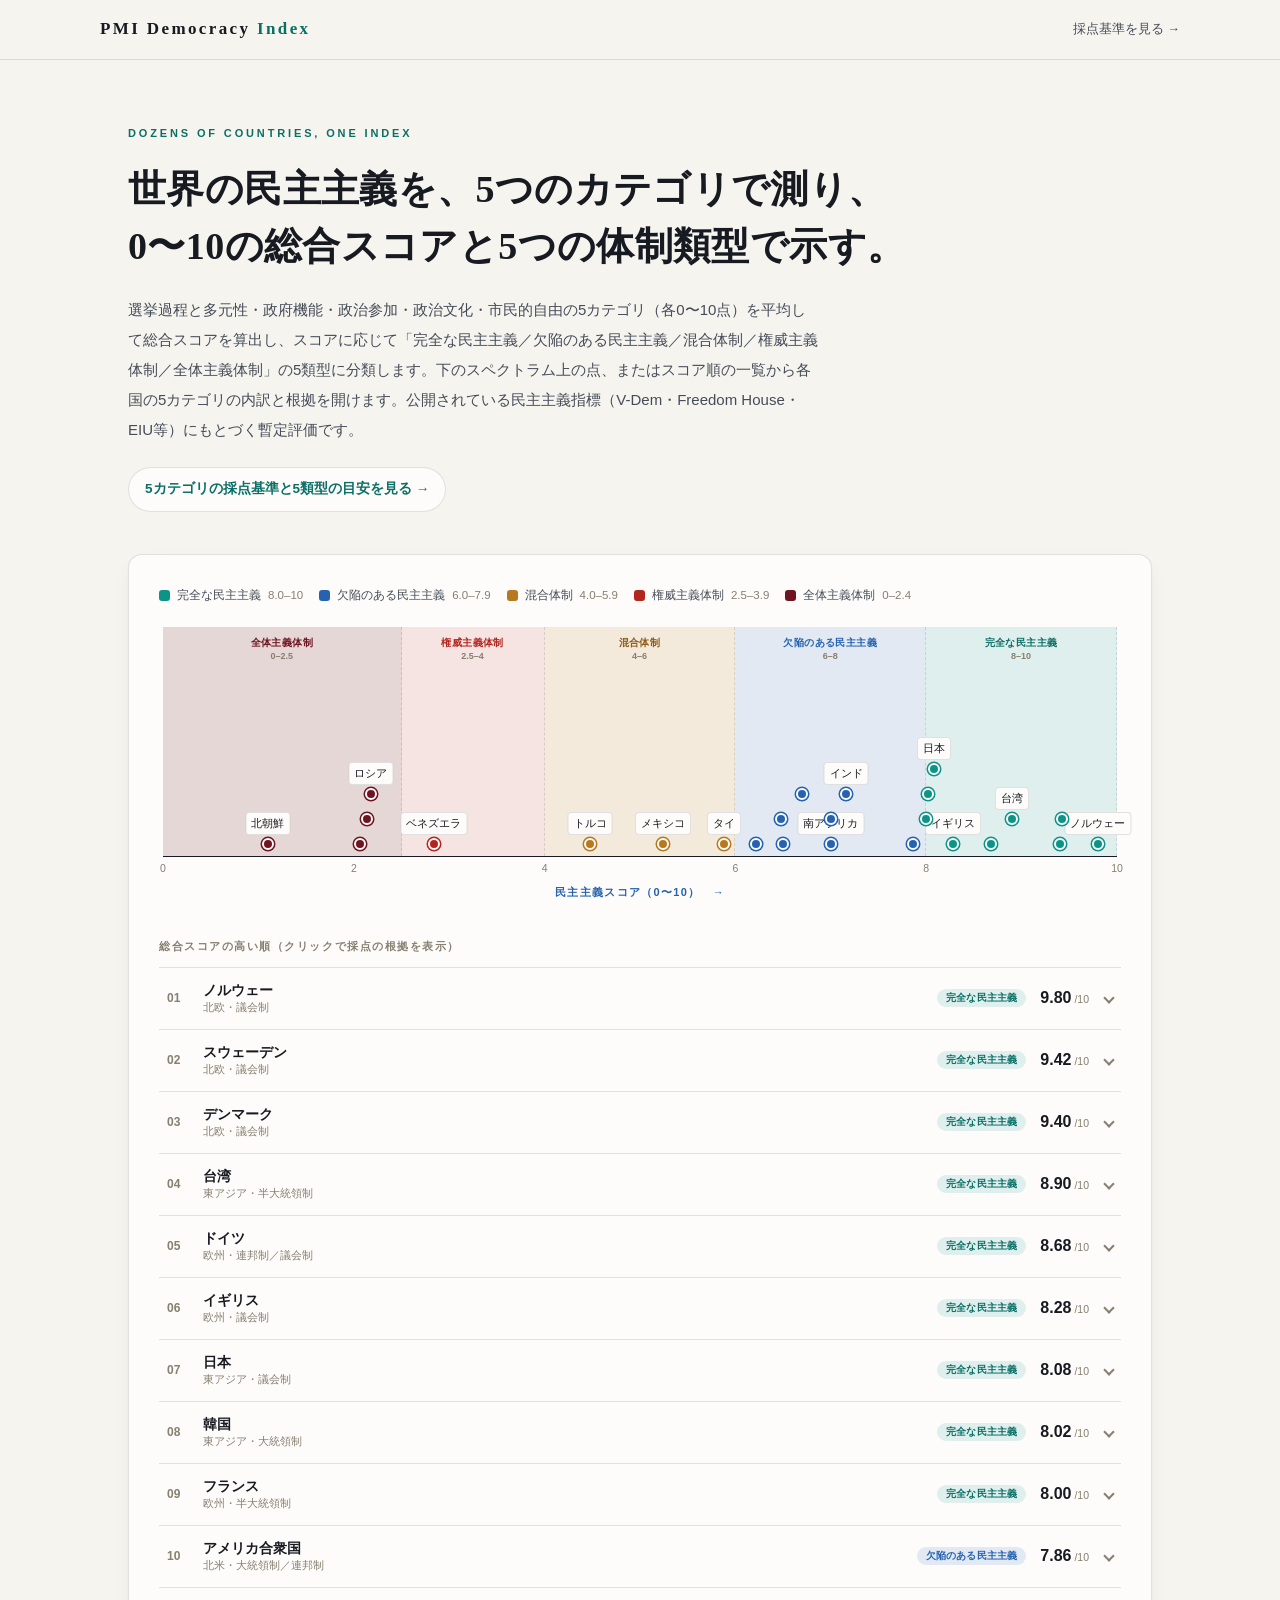
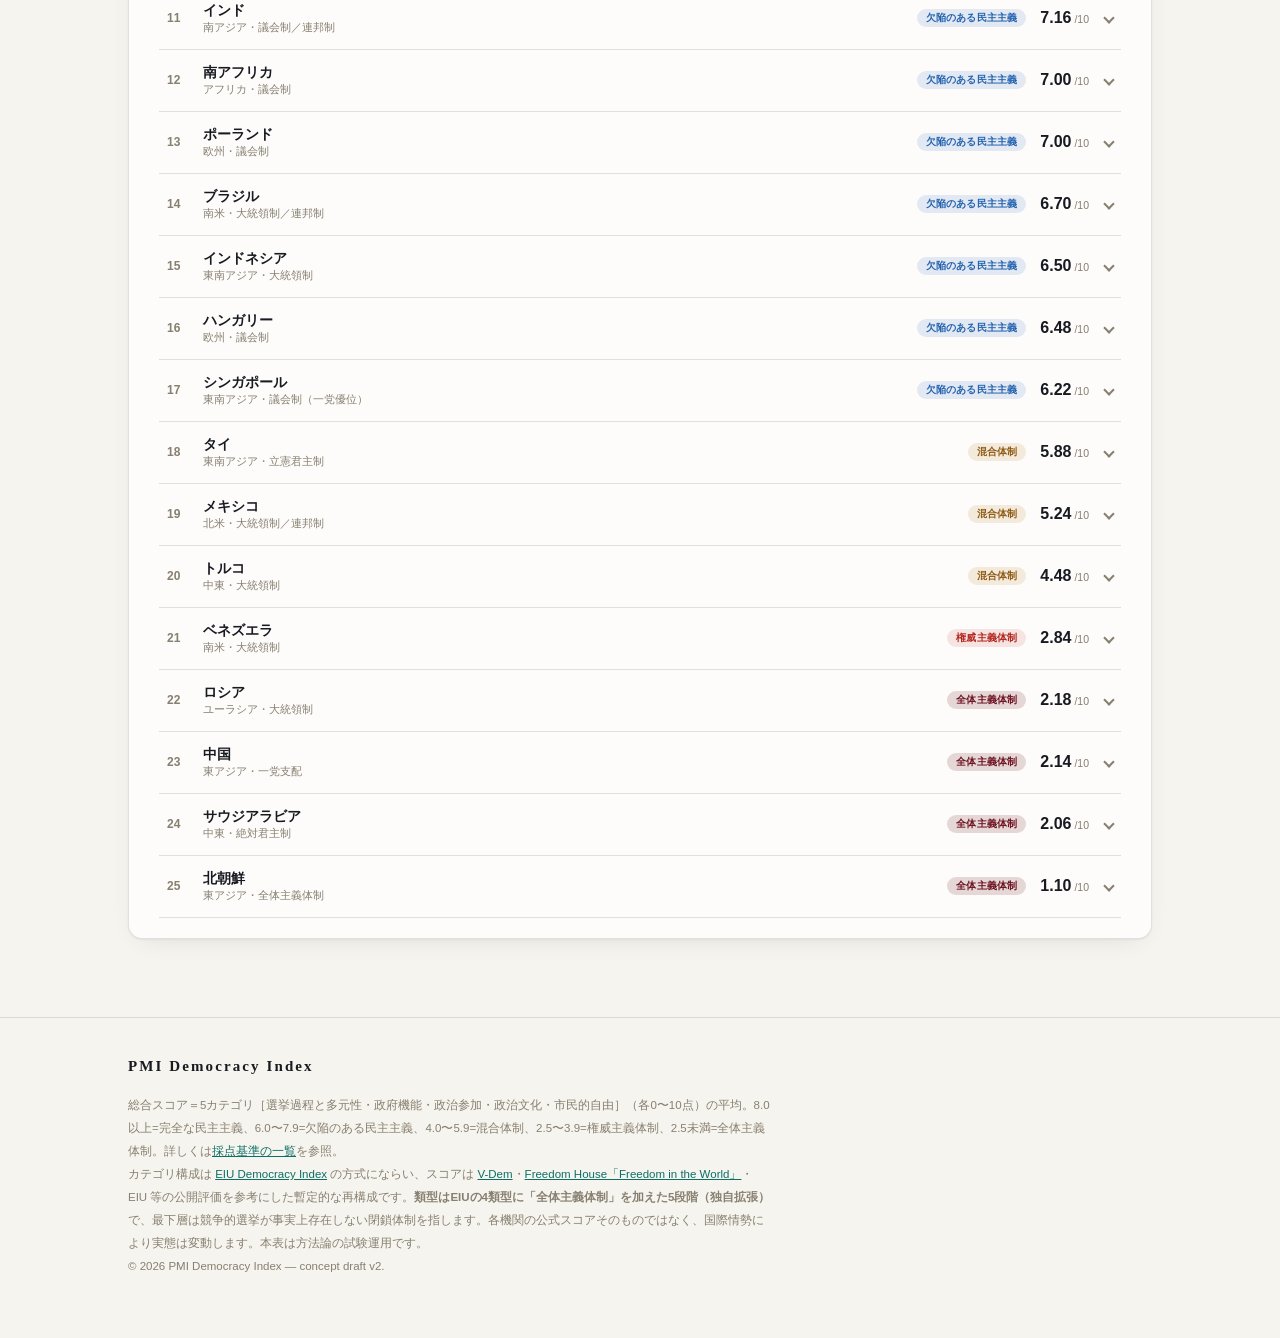
<file: index.html>
<!DOCTYPE html>
<html lang="ja">
<head>
<meta charset="UTF-8">
<meta name="viewport" content="width=device-width, initial-scale=1.0">
<title>PMI Democracy Index</title>
<link rel="stylesheet" href="style.css">
</head>
<body>

<header>
  <div class="wrap head-inner">
    <a class="brand" href="index.html">PMI Democracy <em>Index</em></a>
    <nav class="nav"><a href="criteria.html">採点基準を見る →</a></nav>
  </div>
</header>

<div class="intro">
  <div class="wrap">
    <div class="eyebrow">Dozens of Countries, One Index</div>
    <h1>世界の民主主義を、5つのカテゴリで測り、<br>0〜10の総合スコアと5つの体制類型で示す。</h1>
    <p class="lede sans">選挙過程と多元性・政府機能・政治参加・政治文化・市民的自由の5カテゴリ（各0〜10点）を平均して総合スコアを算出し、スコアに応じて「完全な民主主義／欠陥のある民主主義／混合体制／権威主義体制／全体主義体制」の5類型に分類します。下のスペクトラム上の点、またはスコア順の一覧から各国の5カテゴリの内訳と根拠を開けます。公開されている民主主義指標（V-Dem・Freedom House・EIU等）にもとづく暫定評価です。</p>
    <p class="more"><a href="criteria.html">5カテゴリの採点基準と5類型の目安を見る →</a></p>
  </div>
</div>

<section class="viz">
  <div class="wrap">
    <div class="plot-card">
      <div class="legend sans">
        <span class="lg r-full"><span class="sw"></span>完全な民主主義 <span class="rng">8.0–10</span></span>
        <span class="lg r-flawed"><span class="sw"></span>欠陥のある民主主義 <span class="rng">6.0–7.9</span></span>
        <span class="lg r-hybrid"><span class="sw"></span>混合体制 <span class="rng">4.0–5.9</span></span>
        <span class="lg r-auth"><span class="sw"></span>権威主義体制 <span class="rng">2.5–3.9</span></span>
        <span class="lg r-total"><span class="sw"></span>全体主義体制 <span class="rng">0–2.4</span></span>
      </div>
      <div class="spectrum-frame">
        <div class="spectrum" id="plot">
          <div class="tip" id="tip" role="tooltip"></div>
        </div>
        <div class="xlabel sans">民主主義スコア（0〜10）　→</div>
      </div>
      <div class="ranklist-h sans">総合スコアの高い順（クリックで採点の根拠を表示）</div>
      <div class="ranklist" id="ranklist" role="list"></div>
    </div>
  </div>
</section>

<footer>
  <div class="wrap">
    <a class="f-brand" href="index.html">PMI Democracy Index</a>
    <p class="fnote sans">
      総合スコア＝5カテゴリ［選挙過程と多元性・政府機能・政治参加・政治文化・市民的自由］（各0〜10点）の平均。8.0以上=完全な民主主義、6.0〜7.9=欠陥のある民主主義、4.0〜5.9=混合体制、2.5〜3.9=権威主義体制、2.5未満=全体主義体制。詳しくは<a href="criteria.html">採点基準の一覧</a>を参照。<br>
      カテゴリ構成は <a href="https://www.eiu.com/n/campaigns/democracy-index-2024/" target="_blank" rel="noopener">EIU Democracy Index</a> の方式にならい、スコアは <a href="https://v-dem.net/" target="_blank" rel="noopener">V-Dem</a>・<a href="https://freedomhouse.org/report/freedom-world" target="_blank" rel="noopener">Freedom House「Freedom in the World」</a>・EIU 等の公開評価を参考にした暫定的な再構成です。<b>類型はEIUの4類型に「全体主義体制」を加えた5段階（独自拡張）</b>で、最下層は競争的選挙が事実上存在しない閉鎖体制を指します。各機関の公式スコアそのものではなく、国際情勢により実態は変動します。本表は方法論の試験運用です。<br>
      © 2026 PMI Democracy Index — concept draft v2.
    </p>
  </div>
</footer>

<script>
  const CATS=['選挙過程と多元性','政府機能','政治参加','政治文化','市民的自由'];
  const REG={
    full:  {lb:'完全な民主主義'},
    flawed:{lb:'欠陥のある民主主義'},
    hybrid:{lb:'混合体制'},
    auth:  {lb:'権威主義体制'},
    total: {lb:'全体主義体制'}
  };
  const ov=s=>Math.round(s.reduce((a,b)=>a+b,0)/5*100)/100;   // overall, 2 dp
  const regimeOf=v=>v>=8?'full':v>=6?'flawed':v>=4?'hybrid':v>=2.5?'auth':'total';

  // s: [選挙過程と多元性, 政府機能, 政治参加, 政治文化, 市民的自由] each 0–10
  const countries=[
   {id:'nor',name:'ノルウェー',kind:'北欧・議会制',s:[10.0,9.6,10.0,10.0,9.4],
    r:['複数政党が競う自由で公正な選挙が完全に定着し、選挙運営への信頼も世界最上位。',
       '<b>汚職が世界最小水準</b>で、透明性が高く実効的な統治。政策決定への信頼が厚い。',
       '高い投票率と厚い政党・組合参加で、市民の政治関与が広い。',
       '民主主義への支持が社会に深く根づき、合意形成の文化が強い。',
       '表現・報道・信教の自由が完全に保障され、報道自由度は世界最上位級。']},
   {id:'swe',name:'スウェーデン',kind:'北欧・議会制',s:[9.6,9.6,8.9,9.4,9.6],
    r:['長く安定した比例代表選挙が定着し、公正性への信頼が極めて高い。',
       '<b>公文書公開の伝統</b>に支えられた透明で実効的な統治。',
       '参加は活発だが、近年は一部で政治的分極化の兆しも。',
       '民主的価値への支持が広く根づく。',
       '世界最古級の出版の自由の伝統を持ち、報道環境は最上位級。']},
   {id:'dnk',name:'デンマーク',kind:'北欧・議会制',s:[10.0,9.3,8.9,9.4,9.4],
    r:['安定した多党制と公正な選挙。',
       '<b>汚職認識指数で常に世界最上位</b>の清廉で実効的な統治。',
       '高い投票率と活発な市民参加。',
       '強い民主的合意文化。',
       '報道・表現の自由が広く、メディアの多元性が高い。']},
   {id:'twn',name:'台湾',kind:'東アジア・半大統領制',s:[10.0,8.9,7.8,8.1,9.7],
    r:['活発な政権交代を伴う<b>自由で公正な選挙</b>がアジア最高水準で定着。',
       '統治は実効的だが、大陸からの圧力が政策環境に緊張を与える。',
       '社会運動が活発で市民参加が旺盛。',
       '民主主義への支持が世代を超えて強い。',
       'アジア屈指の報道の自由と多様なメディア。']},
   {id:'deu',name:'ドイツ',kind:'欧州・連邦制／議会制',s:[9.6,8.6,8.3,7.5,9.4],
    r:['自由で公正な連邦・州選挙が安定的に実施される。',
       '連邦制と強い行政機構による実効的で説明責任のある統治。',
       '参加は堅調だが、投票権のない移民人口が一定規模。',
       '極右の台頭など一部で分極化の兆し。',
       '報道は自由だが、ヘイトスピーチ規制など一定の法的枠組みがある。']},
   {id:'gbr',name:'イギリス',kind:'欧州・議会制',s:[9.6,7.5,8.3,7.5,8.5],
    r:['公正な選挙だが、<b>小選挙区制による得票と議席の乖離</b>が論点。',
       '実効的統治だが、近年は制度的安定への懸念も。',
       '参加は堅調で、多様な代表が進む。',
       '民主的伝統は強いが、Brexit後の社会的分断も残る。',
       '活発な報道だが、メディア所有の集中と抗議規制強化への懸念。']},
   {id:'jpn',name:'日本',kind:'東アジア・議会制',s:[8.8,8.6,6.7,8.1,8.2],
    r:['自由で公正な選挙が安定し、政権交代の実績もある。',
       '実効的な行政だが、<b>長期一党優位で説明責任がやや弱い</b>との指摘。',
       '投票率の低下と女性・若年層の参画の遅れが課題。',
       '民主主義は定着するが、政治参加への関心はやや低調。',
       '報道の自由は保障されるが、記者クラブ制度等で国際順位はやや低め。']},
   {id:'kor',name:'韓国',kind:'東アジア・大統領制',s:[9.6,8.2,7.2,7.5,7.6],
    r:['競争的で公正な選挙と活発な政権交代。',
       '統治は実効的だが、大統領をめぐる政治対立が激しい。',
       'ろうそく集会に象徴される<b>活発な市民参加</b>。',
       '民主主義への強い支持があるが、分極化が深い。',
       '報道の自由は高まったが、名誉毀損法とメディアの分極化が課題。']},
   {id:'fra',name:'フランス',kind:'欧州・半大統領制',s:[9.6,7.5,7.8,6.9,8.2],
    r:['自由で公正な大統領・議会選挙が定着。',
       '強い大統領権限のもと統治の実効性は高いが、行政府が優越しがち。',
       '<b>抗議・ストの伝統</b>が濃く、市民参加が活発。',
       '分極化と一部の民主主義不信が課題。',
       '報道の自由は高いが、メディア所有集中の課題。']},
   {id:'usa',name:'アメリカ合衆国',kind:'北米・大統領制／連邦制',s:[9.2,6.4,8.9,6.3,8.5],
    r:['自由な選挙だが、<b>区割操作・投票制限・不正主張</b>が公正性への信頼を損なう。',
       '政治的分極化と機能不全（政府閉鎖等）が統治の実効性を弱める。',
       '活発な市民参加と高い政治的関心。',
       '深刻な分極化が政治文化を蝕む。',
       '憲法修正第1条に支えられた強い言論・報道の自由。']},
   {id:'ind',name:'インド',kind:'南アジア・議会制／連邦制',s:[8.7,7.5,7.2,5.6,6.8],
    r:['世界最大の選挙が実施されるが、<b>与党優位下での公平性</b>への懸念が高まる。',
       '実効的な行政だが、独立機関・司法への圧力が指摘される。',
       '巨大な選挙参加。',
       '多元的伝統はあるが、宗教的分断が強まる。',
       '報道の自由度が低下し、NGO規制で市民社会空間が縮小。']},
   {id:'zaf',name:'南アフリカ',kind:'アフリカ・議会制',s:[7.4,6.4,8.3,5.0,7.9],
    r:['アパルトヘイト後の<b>自由で公正な選挙</b>が定着し、2024年に連立へ移行。',
       '汚職（state capture）と統治能力の低下が実効性を損なう。',
       '高い政治参加と活発な市民社会。',
       '民主的価値は根づくが、制度への幻滅も広がる。',
       '高い報道の自由と活発な調査報道。']},
   {id:'pol',name:'ポーランド',kind:'欧州・議会制',s:[9.2,5.7,6.7,6.3,7.1],
    r:['競争的で公正な選挙が機能し、2023年に政権交代。',
       '前政権下で進んだ<b>司法独立性の侵食</b>の修復が課題で、実効性は回復途上。',
       '参加は活発。',
       '価値観をめぐる社会の分断が深い。',
       '公共放送の政治化からの改善途上。']},
   {id:'bra',name:'ブラジル',kind:'南米・大統領制／連邦制',s:[9.6,5.0,6.1,6.3,6.5],
    r:['電子投票を含む<b>公正な選挙</b>が機能し、平和的移行を維持。',
       '汚職・暴力・統治の非効率が実効性を損なう。',
       '義務投票で高い参加だが、不平等が実質を制約。',
       '民主主義は定着も、制度攻撃の局面があった。',
       '自由な報道だが、ジャーナリストへの攻撃と偽情報の課題。']},
   {id:'idn',name:'インドネシア',kind:'東南アジア・大統領制',s:[7.9,7.1,7.2,4.4,5.9],
    r:['世界最大級の民主的選挙を定期実施し、政権交代の実績もある。',
       '大統領権限が強く、<b>汚職対策機関（KPK）の弱体化</b>が指摘される。',
       '参加は活発。',
       '多様性を抱えるが、宗教的保守化の圧力がある。',
       '名誉毀損・冒涜法による報道の萎縮が指摘される。']},
   {id:'hun',name:'ハンガリー',kind:'欧州・議会制',s:[7.0,6.1,5.6,6.9,6.8],
    r:['選挙は行われるが、<b>与党に極端に有利な制度・メディア環境</b>で公正性が損なわれる。',
       '縁故主義と独立機関の掌握で統治の説明責任が弱い。',
       '選挙参加はある。',
       'ナショナリズムと反リベラルの政治文化。',
       'メディアの大半が政権寄りに再編され、報道の多元性が縮小。']},
   {id:'sgp',name:'シンガポール',kind:'東南アジア・議会制（一党優位）',s:[4.8,7.9,5.0,6.9,6.5],
    r:['定期選挙はあるが、<b>与党に有利な制度</b>で競争が構造的に制約される。',
       '極めて清廉で実効的な統治で、政府機能は高評価。',
       '政治参加は制度化されるが限定的。',
       '実利志向で安定を重んじる政治文化。',
       '名誉毀損訴訟・偽情報法（POFMA）で報道・言論が制約される。']},
   {id:'tha',name:'タイ',kind:'東南アジア・立憲君主制',s:[7.0,5.4,6.7,5.0,5.3],
    r:['選挙は実施されるが、<b>軍が起草した憲法・任命上院</b>が結果を歪める。',
       '軍・官僚の影響で統治の説明責任が弱い。',
       '若者を中心に参加要求は強い。',
       '王室・軍と民主派の対立が続く。',
       '不敬罪・コンピュータ犯罪法で言論・報道が強く萎縮。']},
   {id:'mex',name:'メキシコ',kind:'北米・大統領制／連邦制',s:[6.9,4.6,7.2,3.1,4.4],
    r:['競争的選挙と政権交代はあるが、選挙管理機関への攻撃と暴力。',
       '<b>汚職・組織犯罪・不処罰</b>が統治を深く損なう。',
       '参加はあるが暴力が抑圧する。',
       '制度不信が根強い政治文化。',
       'ジャーナリストへの暴力が世界最悪水準で萎縮が深刻。']},
   {id:'tur',name:'トルコ',kind:'中東・大統領制',s:[3.5,5.4,5.6,5.0,2.9],
    r:['選挙は競争的だが、<b>資源・メディアの与党集中</b>で著しく不公平な土俵。',
       '大統領への権力集中で抑制と均衡が失われた。',
       '参加はあるが、クルド系など少数者が政治的に排除される。',
       '分極化と権威主義的傾向が強まる。',
       'ジャーナリストの大量拘束など報道の自由が世界最悪水準。']},
   {id:'ven',name:'ベネズエラ',kind:'南米・大統領制',s:[2.2,1.4,5.0,3.8,1.8],
    r:['選挙は<b>結果操作・野党候補の排除</b>で自由でも公正でもないとの国際評価。',
       '統治が事実上崩壊し、深刻な経済危機と大量流出が続く。',
       '抗議は続くが厳しく弾圧される。',
       '二極化と制度への根深い不信。',
       '独立メディアがほぼ排除され、報道の自由が著しく制限される。']},
   {id:'rus',name:'ロシア',kind:'ユーラシア・大統領制',s:[2.2,1.1,3.9,2.5,1.2],
    r:['形式的選挙で<b>反対派を排除</b>し、競争性を欠く。',
       '権力が大統領に極度に集中し、抑制と均衡が存在しない。',
       '参加は名目的で、反対の意思表示が刑事訴追の対象になる。',
       '権威主義的統制を受け入れる政治文化。',
       '独立メディアが弾圧・国外追放され、<b>報道の自由がほぼ消滅</b>。']},
   {id:'chn',name:'中国',kind:'東アジア・一党支配',s:[0.0,3.6,2.8,3.1,1.2],
    r:['全国レベルの<b>競争的普通選挙が存在しない</b>一党支配。',
       '党が統制する実効的な行政で、内部の制度化は一定程度ある。',
       '協議民主を掲げるが、実質的な政治参加はない。',
       '党への従属を軸とする政治文化。',
       '報道・ネットが厳格に検閲され、独立した言論空間がほぼない。']},
   {id:'sau',name:'サウジアラビア',kind:'中東・絶対君主制',s:[0.0,3.2,2.2,3.1,1.8],
    r:['国政の<b>競争的選挙が存在しない</b>絶対君主制。',
       '王室主導の統治。近代化は進むが説明責任の仕組みはない。',
       '独立した政治参加が事実上ない。',
       '部族・王室を中心とする伝統的政治文化。',
       '報道は国家統制下にあり、批判は厳しく処罰される。']},
   {id:'prk',name:'北朝鮮',kind:'東アジア・全体主義体制',s:[0.0,2.5,1.7,1.3,0.0],
    r:['単一候補・信任型の<b>形骸化した「選挙」</b>で選択肢がない。',
       '権力が首領に絶対的に集中する統治。',
       '自由な政治参加が一切存在しない。',
       '全体主義的な個人崇拝の政治文化。',
       'メディアが完全に国家統制下にあり、外部情報が遮断される。']},
  ];

  countries.forEach((o,i)=>{ o._i=i; o._ov=ov(o.s); o._rg=regimeOf(o._ov); });

  const plot=document.getElementById('plot');
  const ranklist=document.getElementById('ranklist');
  const tip=document.getElementById('tip');
  const dots={};

  // regime band zones (0–4 / 4–6 / 6–8 / 8–10) + labels
  const BANDS=[
    {rg:'total', l:0,  w:25, lb:'全体主義体制', rng:'0–2.5'},
    {rg:'auth',  l:25, w:15, lb:'権威主義体制', rng:'2.5–4'},
    {rg:'hybrid',l:40,w:20, lb:'混合体制',     rng:'4–6'},
    {rg:'flawed',l:60,w:20, lb:'欠陥のある民主主義', rng:'6–8'},
    {rg:'full',  l:80,w:20, lb:'完全な民主主義', rng:'8–10'},
  ];
  BANDS.forEach(b=>{
    const z=document.createElement('div');
    z.className='band r-'+b.rg;
    z.style.left=b.l+'%'; z.style.width=b.w+'%';
    z.innerHTML=`<div class="band-lb sans">${b.lb}<small>${b.rng}</small></div>`;
    plot.appendChild(z);
  });
  // x ticks 0..10
  for(let v=0;v<=10;v+=2){
    const t=document.createElement('span');
    t.className='stick sans'; t.textContent=v;
    t.style.left=(v*10)+'%'; plot.appendChild(t);
  }

  function showTip(o,d){
    tip.className='tip show r-'+o._rg;
    tip.innerHTML=`<div class="t-name">${o.name}</div><div class="t-kind">${o.kind}</div>
      <div class="t-score"><b>${o._ov.toFixed(2)}</b><span class="rg">${REG[o._rg].lb}</span></div>`;
    const x=d.offsetLeft, y=d.offsetTop;
    tip.style.left=Math.min(Math.max(x,90),plot.clientWidth-90)+'px';
    if(y<96){ tip.style.top=(y+18)+'px'; tip.style.transform='translateX(-50%)'; }
    else{ tip.style.top=(y-16)+'px'; tip.style.transform='translate(-50%,-100%)'; }
  }
  const hideTip=()=>tip.classList.remove('show');

  countries.forEach((o,i)=>{
    const d=document.createElement('div');
    d.className='sdot r-'+o._rg;
    d.style.left=(o._ov/10*100)+'%';
    d.setAttribute('role','button'); d.setAttribute('tabindex','0');
    d.setAttribute('aria-label',`${o.name} 総合${o._ov.toFixed(2)} ${REG[o._rg].lb}`);
    d.innerHTML=`<div class="pt"></div><div class="tag sans">${o.name}</div>`;
    d.addEventListener('click',()=>openFromDot(i));
    d.addEventListener('keydown',e=>{if(e.key==='Enter'||e.key===' '){e.preventDefault();openFromDot(i);}});
    d.addEventListener('mouseenter',()=>showTip(o,d));
    d.addEventListener('focus',()=>showTip(o,d));
    d.addEventListener('mouseleave',hideTip);
    d.addEventListener('blur',hideTip);
    plot.appendChild(d); dots[i]=d;
  });

  // Ranked accordion, sorted by overall score descending.
  countries.map((o,i)=>i)
    .sort((a,b)=>(countries[b]._ov-countries[a]._ov)||(a-b))
    .forEach((i,rank)=>{
      const o=countries[i];
      const wrap=document.createElement('div');
      wrap.className='rank-item-wrap';
      wrap.innerHTML=`<button class="rank-item" aria-expanded="false">
          <span class="rank-no sans">${String(rank+1).padStart(2,'0')}</span>
          <span class="rank-main"><span class="rank-name">${o.name}</span><span class="rank-kind sans">${o.kind}</span></span>
          <span class="rank-badge sans r-${o._rg}">${REG[o._rg].lb}</span>
          <span class="rank-score sans">${o._ov.toFixed(2)}<small> /10</small></span>
          <span class="rank-caret" aria-hidden="true"></span>
        </button>
        <div class="rank-detail"><div class="rank-detail-inner">${detailHTML(o)}</div></div>`;
      wrap.querySelector('.rank-item').addEventListener('click',()=>toggle(i));
      ranklist.appendChild(wrap);
      o._tab=wrap;
    });

  function detailHTML(o){
    let h=`<div class="detail-lead r-${o._rg}">
      <span class="big">${o._ov.toFixed(2)}<small> / 10</small></span>
      <span class="rank-badge sans r-${o._rg}">${REG[o._rg].lb}</span>
      <span class="note">EIU方式：5カテゴリ（各0〜10）の平均</span></div>`;
    CATS.forEach((c,idx)=>{
      const sc=o.s[idx], rg=regimeOf(sc);
      h+=`<div class="cat-row"><div class="cat-top">
          <div class="cat-name sans">${c}</div>
          <div class="cat-meterwrap"><div class="meter"><div class="meter-fill r-${rg}" style="width:${sc*10}%"></div></div>
          <div class="cat-num sans">${sc.toFixed(1)}</div></div></div>
        <div class="cat-rationale sans">${o.r[idx]}</div></div>`;
    });
    return h;
  }

  // Beeswarm: dots at x=score, stacked upward into rows to avoid overlap.
  function layoutBeeswarm(){
    const W=plot.clientWidth; if(!W) return;
    const SEP=26, rowH=25, baseB=12;
    const rows=[];
    countries.slice().sort((a,b)=>a._ov-b._ov).forEach(o=>{
      const xpx=o._ov/10*W;
      let r=0;
      while(true){
        const arr=rows[r]||(rows[r]=[]);
        if(arr.every(px=>Math.abs(px-xpx)>=SEP)){ arr.push(xpx); break; }
        r++;
      }
      o._row=r;
      const d=dots[o._i];
      d.style.bottom=(baseB+r*rowH)+'px';
      d.style.transform='translate(-50%,50%)';
    });
    layoutLabels();
  }

  // Persistent labels only where they don't overlap; others revealed on hover.
  function layoutLabels(){
    const pr=plot.getBoundingClientRect(); if(!pr.width) return;
    const rel=el=>{const r=el.getBoundingClientRect();return{l:r.left-pr.left,t:r.top-pr.top,r:r.right-pr.left,b:r.bottom-pr.top};};
    const order=countries.map((o,i)=>i).sort((a,b)=>countries[b]._ov-countries[a]._ov);
    countries.forEach((o,i)=>dots[i].querySelector('.tag').classList.remove('hidden'));
    const placed=[]; const pad=3;
    order.forEach(i=>{
      const tag=dots[i].querySelector('.tag');
      const box=rel(tag);
      const hit=placed.some(q=>!(box.r+pad<q.l||box.l-pad>q.r||box.b+pad<q.t||box.t-pad>q.b));
      if(hit) tag.classList.add('hidden'); else placed.push(box);
    });
  }

  // Accordion open/close. Single-open.
  function toggle(i){
    const wrap=countries[i]._tab, willOpen=!wrap.classList.contains('open');
    countries.forEach((o,k)=>{
      o._tab.classList.remove('open');
      o._tab.querySelector('.rank-item').setAttribute('aria-expanded','false');
      dots[k].classList.remove('active');
    });
    if(willOpen){
      wrap.classList.add('open');
      wrap.querySelector('.rank-item').setAttribute('aria-expanded','true');
      dots[i].classList.add('active');
    }
  }
  // Clicking a spectrum dot scrolls to its ranked row and flashes it.
  function openFromDot(i){
    const wrap=countries[i]._tab;
    wrap.scrollIntoView({behavior:'smooth',block:'center'});
    wrap.classList.remove('flash'); void wrap.offsetWidth; wrap.classList.add('flash');
    setTimeout(()=>wrap.classList.remove('flash'),1300);
  }

  layoutBeeswarm();
  window.addEventListener('load',layoutBeeswarm);
  let _rt; window.addEventListener('resize',()=>{clearTimeout(_rt);_rt=setTimeout(layoutBeeswarm,120);});
</script>

</body>
</html>
</file>
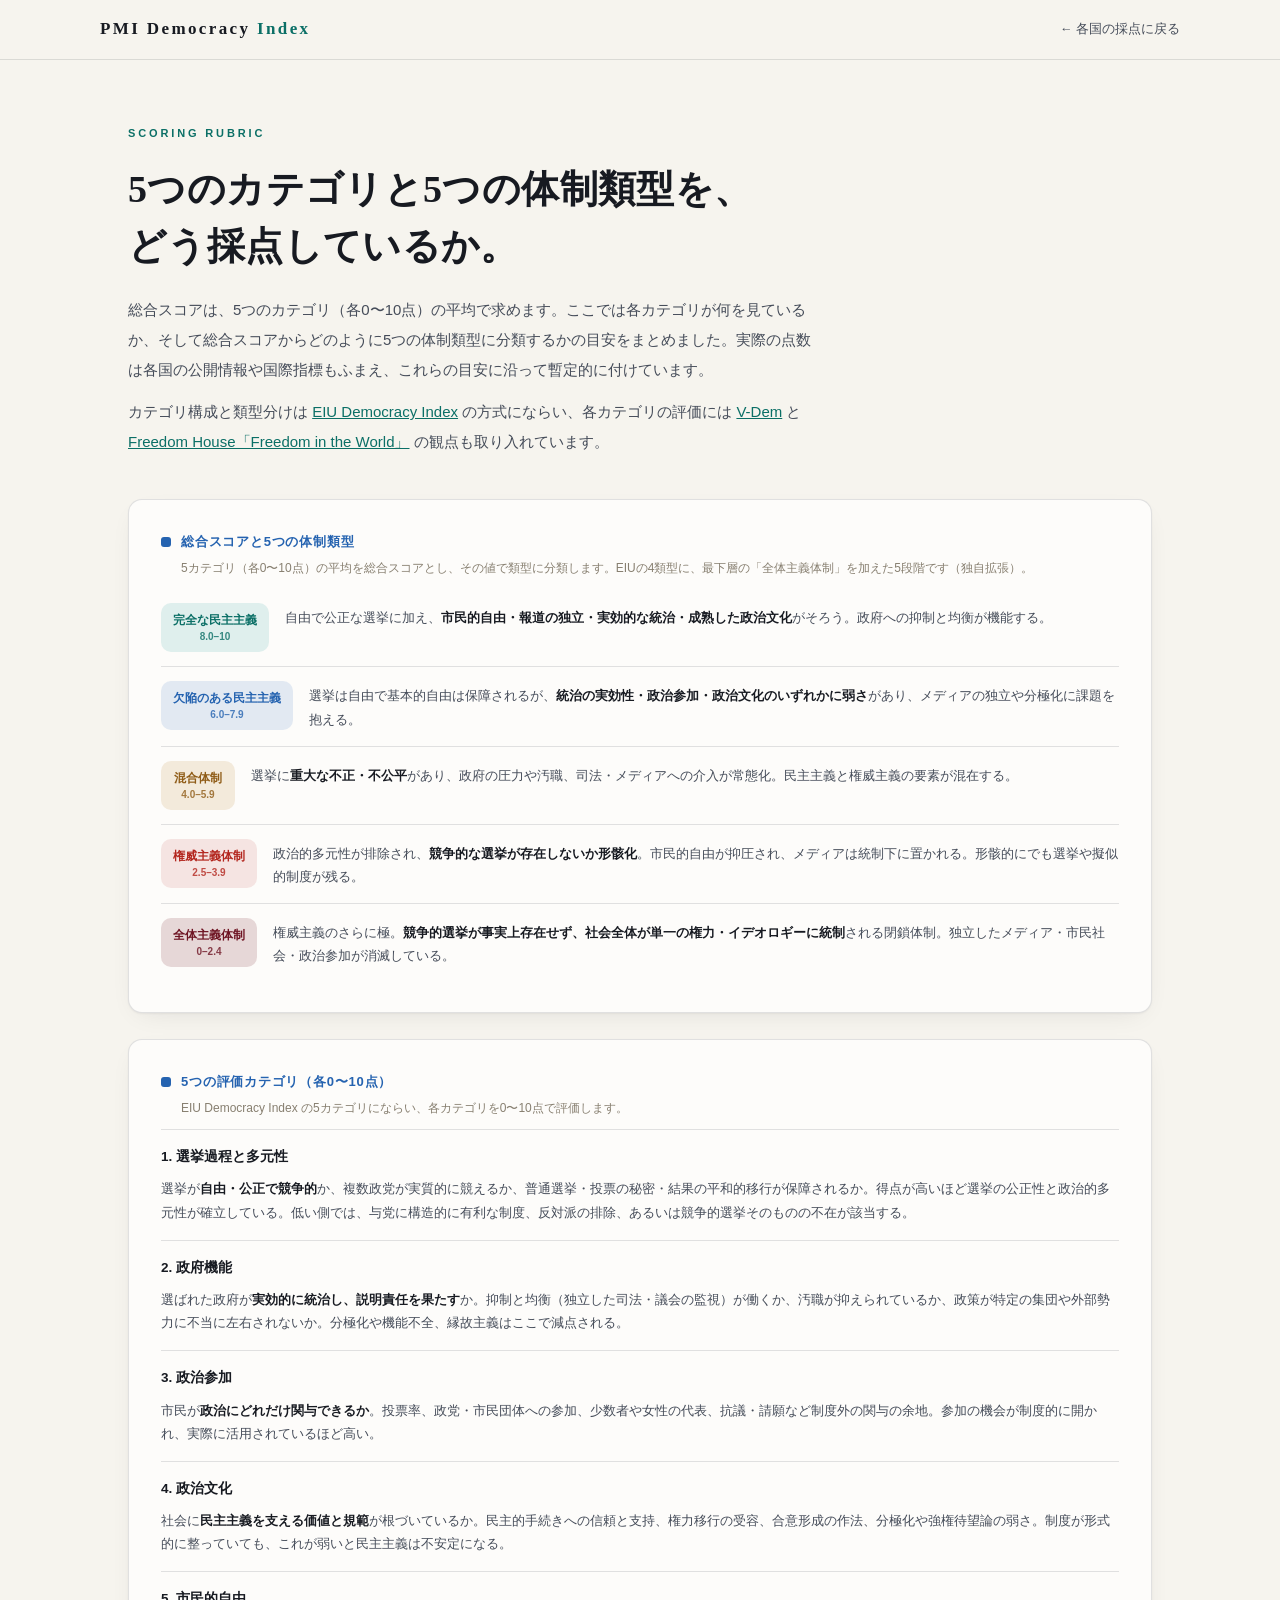
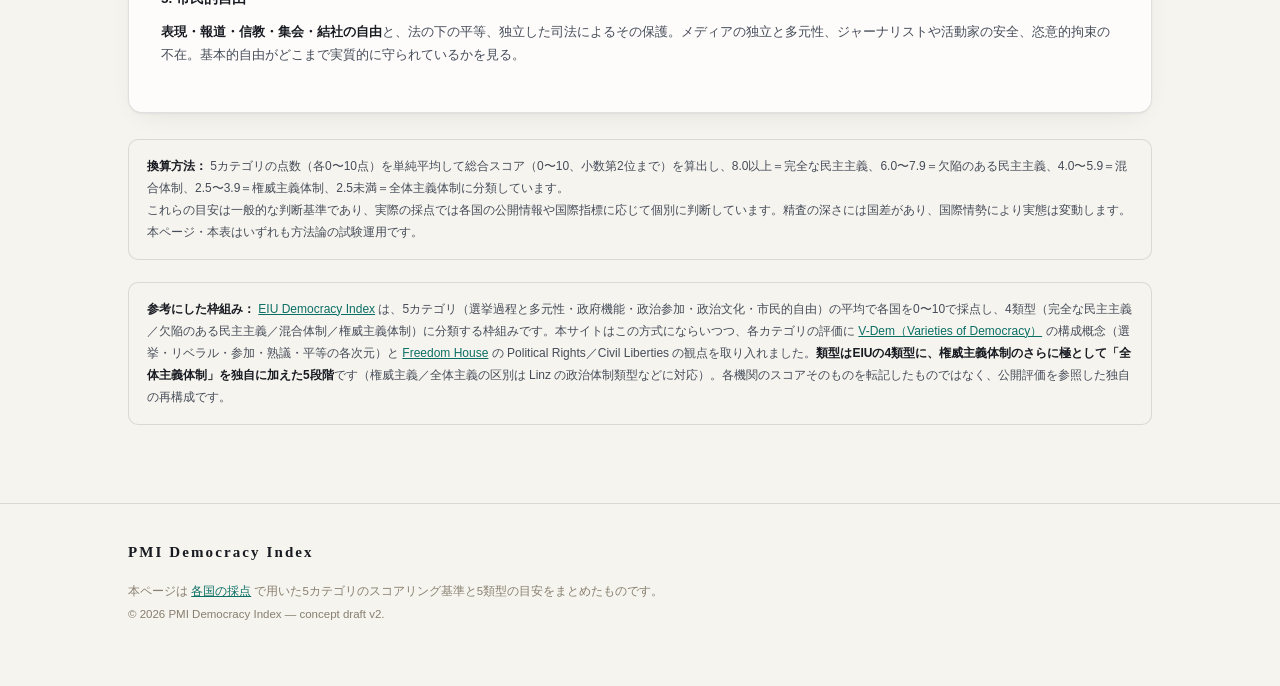
<file: criteria.html>
<!DOCTYPE html>
<html lang="ja">
<head>
<meta charset="UTF-8">
<meta name="viewport" content="width=device-width, initial-scale=1.0">
<title>採点基準 ─ PMI Democracy Index</title>
<link rel="stylesheet" href="style.css">
</head>
<body>

<header>
  <div class="wrap head-inner">
    <a class="brand" href="index.html">PMI Democracy <em>Index</em></a>
    <nav class="nav"><a href="index.html">← 各国の採点に戻る</a></nav>
  </div>
</header>

<div class="intro">
  <div class="wrap">
    <div class="eyebrow">Scoring Rubric</div>
    <h1>5つのカテゴリと5つの体制類型を、<br>どう採点しているか。</h1>
    <p class="lede sans">総合スコアは、5つのカテゴリ（各0〜10点）の平均で求めます。ここでは各カテゴリが何を見ているか、そして総合スコアからどのように5つの体制類型に分類するかの目安をまとめました。実際の点数は各国の公開情報や国際指標もふまえ、これらの目安に沿って暫定的に付けています。</p>
    <p class="lede sans" style="margin-top:12px">カテゴリ構成と類型分けは <a href="https://www.eiu.com/n/campaigns/democracy-index-2024/" target="_blank" rel="noopener">EIU Democracy Index</a> の方式にならい、各カテゴリの評価には <a href="https://v-dem.net/" target="_blank" rel="noopener">V-Dem</a> と <a href="https://freedomhouse.org/report/freedom-world" target="_blank" rel="noopener">Freedom House「Freedom in the World」</a> の観点も取り入れています。</p>
  </div>
</div>

<section class="viz">
  <div class="wrap">

    <div class="rubric-card">
      <div class="axis-h q">総合スコアと5つの体制類型</div>
      <div class="axis-conv sans">5カテゴリ（各0〜10点）の平均を総合スコアとし、その値で類型に分類します。EIUの4類型に、最下層の「全体主義体制」を加えた5段階です（独自拡張）。</div>
      <div class="regime-card">
        <div class="regime-chip r-full">完全な民主主義<small>8.0–10</small></div>
        <div class="regime-desc sans">自由で公正な選挙に加え、<b>市民的自由・報道の独立・実効的な統治・成熟した政治文化</b>がそろう。政府への抑制と均衡が機能する。</div>
      </div>
      <div class="regime-card">
        <div class="regime-chip r-flawed">欠陥のある民主主義<small>6.0–7.9</small></div>
        <div class="regime-desc sans">選挙は自由で基本的自由は保障されるが、<b>統治の実効性・政治参加・政治文化のいずれかに弱さ</b>があり、メディアの独立や分極化に課題を抱える。</div>
      </div>
      <div class="regime-card">
        <div class="regime-chip r-hybrid">混合体制<small>4.0–5.9</small></div>
        <div class="regime-desc sans">選挙に<b>重大な不正・不公平</b>があり、政府の圧力や汚職、司法・メディアへの介入が常態化。民主主義と権威主義の要素が混在する。</div>
      </div>
      <div class="regime-card">
        <div class="regime-chip r-auth">権威主義体制<small>2.5–3.9</small></div>
        <div class="regime-desc sans">政治的多元性が排除され、<b>競争的な選挙が存在しないか形骸化</b>。市民的自由が抑圧され、メディアは統制下に置かれる。形骸的にでも選挙や擬似的制度が残る。</div>
      </div>
      <div class="regime-card">
        <div class="regime-chip r-total">全体主義体制<small>0–2.4</small></div>
        <div class="regime-desc sans">権威主義のさらに極。<b>競争的選挙が事実上存在せず、社会全体が単一の権力・イデオロギーに統制</b>される閉鎖体制。独立したメディア・市民社会・政治参加が消滅している。</div>
      </div>
    </div>

    <div class="rubric-card">
      <div class="axis-h q">5つの評価カテゴリ（各0〜10点）</div>
      <div class="axis-conv sans">EIU Democracy Index の5カテゴリにならい、各カテゴリを0〜10点で評価します。</div>

      <div class="crit">
        <div class="crit-name sans">1. 選挙過程と多元性</div>
        <div class="atext sans" style="margin-top:6px">選挙が<b>自由・公正で競争的</b>か、複数政党が実質的に競えるか、普通選挙・投票の秘密・結果の平和的移行が保障されるか。得点が高いほど選挙の公正性と政治的多元性が確立している。低い側では、与党に構造的に有利な制度、反対派の排除、あるいは競争的選挙そのものの不在が該当する。</div>
      </div>
      <div class="crit">
        <div class="crit-name sans">2. 政府機能</div>
        <div class="atext sans" style="margin-top:6px">選ばれた政府が<b>実効的に統治し、説明責任を果たす</b>か。抑制と均衡（独立した司法・議会の監視）が働くか、汚職が抑えられているか、政策が特定の集団や外部勢力に不当に左右されないか。分極化や機能不全、縁故主義はここで減点される。</div>
      </div>
      <div class="crit">
        <div class="crit-name sans">3. 政治参加</div>
        <div class="atext sans" style="margin-top:6px">市民が<b>政治にどれだけ関与できるか</b>。投票率、政党・市民団体への参加、少数者や女性の代表、抗議・請願など制度外の関与の余地。参加の機会が制度的に開かれ、実際に活用されているほど高い。</div>
      </div>
      <div class="crit">
        <div class="crit-name sans">4. 政治文化</div>
        <div class="atext sans" style="margin-top:6px">社会に<b>民主主義を支える価値と規範</b>が根づいているか。民主的手続きへの信頼と支持、権力移行の受容、合意形成の作法、分極化や強権待望論の弱さ。制度が形式的に整っていても、これが弱いと民主主義は不安定になる。</div>
      </div>
      <div class="crit">
        <div class="crit-name sans">5. 市民的自由</div>
        <div class="atext sans" style="margin-top:6px"><b>表現・報道・信教・集会・結社の自由</b>と、法の下の平等、独立した司法によるその保護。メディアの独立と多元性、ジャーナリストや活動家の安全、恣意的拘束の不在。基本的自由がどこまで実質的に守られているかを見る。</div>
      </div>
    </div>

    <div class="note sans">
      <b>換算方法：</b> 5カテゴリの点数（各0〜10点）を単純平均して総合スコア（0〜10、小数第2位まで）を算出し、8.0以上＝完全な民主主義、6.0〜7.9＝欠陥のある民主主義、4.0〜5.9＝混合体制、2.5〜3.9＝権威主義体制、2.5未満＝全体主義体制に分類しています。<br>
      これらの目安は一般的な判断基準であり、実際の採点では各国の公開情報や国際指標に応じて個別に判断しています。精査の深さには国差があり、国際情勢により実態は変動します。本ページ・本表はいずれも方法論の試験運用です。
    </div>

    <div class="note sans">
      <b>参考にした枠組み：</b> <a href="https://www.eiu.com/n/campaigns/democracy-index-2024/" target="_blank" rel="noopener">EIU Democracy Index</a> は、5カテゴリ（選挙過程と多元性・政府機能・政治参加・政治文化・市民的自由）の平均で各国を0〜10で採点し、4類型（完全な民主主義／欠陥のある民主主義／混合体制／権威主義体制）に分類する枠組みです。本サイトはこの方式にならいつつ、各カテゴリの評価に <a href="https://v-dem.net/" target="_blank" rel="noopener">V-Dem（Varieties of Democracy）</a> の構成概念（選挙・リベラル・参加・熟議・平等の各次元）と <a href="https://freedomhouse.org/report/freedom-world" target="_blank" rel="noopener">Freedom House</a> の Political Rights／Civil Liberties の観点を取り入れました。<b>類型はEIUの4類型に、権威主義体制のさらに極として「全体主義体制」を独自に加えた5段階</b>です（権威主義／全体主義の区別は Linz の政治体制類型などに対応）。各機関のスコアそのものを転記したものではなく、公開評価を参照した独自の再構成です。
    </div>

  </div>
</section>

<footer>
  <div class="wrap">
    <a class="f-brand" href="index.html">PMI Democracy Index</a>
    <p class="fnote sans">
      本ページは <a href="index.html">各国の採点</a> で用いた5カテゴリのスコアリング基準と5類型の目安をまとめたものです。<br>
      © 2026 PMI Democracy Index — concept draft v2.
    </p>
  </div>
</footer>

</body>
</html>
</file>
<file: style.css>
/* ============================================================
   PMI Democracy Index — site stylesheet
   Editorial paper aesthetic × instrument-grade data display.
   Palette validated (CVD / contrast / chroma) for both modes.
   ============================================================ */

:root{
  --bg:#f6f4ee;            /* page paper */
  --surface:#fdfcfa;       /* cards, plot */
  --ink:#171a21;
  --ink-2:#454c59;
  --muted:#877f70;
  --line:rgba(23,26,33,.12);
  --line-strong:#171a21;
  --grid:#ebe7db;
  --accent:#0d9488;        /* marks (dots) */
  --accent-text:#0b6f66;   /* small text / links */
  --quant:#2563b0;         /* 定量 marks + text */
  --quant-text:#2563b0;
  --quant-soft:rgba(37,99,176,.10);
  --qual:#a8470e;          /* 定性 marks + text */
  --qual-text:#a8470e;
  --qual-soft:rgba(168,71,14,.10);
  /* five regime types (EIU 4-type + 全体主義体制 extension) */
  --full:#0d9488;    --full-text:#0b6f66;   --full-soft:rgba(13,148,136,.12);
  --flawed:#2563b0;  --flawed-text:#2563b0; --flawed-soft:rgba(37,99,176,.12);
  --hybrid:#b7791f;  --hybrid-text:#8f5c17; --hybrid-soft:rgba(183,121,31,.14);
  --auth:#b3261e;    --auth-text:#b3261e;   --auth-soft:rgba(179,38,30,.11);
  --total:#6e1423;   --total-text:#6e1423;  --total-soft:rgba(110,20,35,.16);
  --track:#e9e5d9;
  --shadow:0 1px 2px rgba(23,26,33,.05),0 8px 28px -12px rgba(23,26,33,.12);
  --serif:"Hiragino Mincho ProN","Yu Mincho","Noto Serif JP",serif;
  --sans:"Hiragino Sans","Yu Gothic","Noto Sans JP",-apple-system,"Segoe UI",sans-serif;
}
@media(prefers-color-scheme:dark){
  :root{
    --bg:#0f1116;
    --surface:#161920;
    --ink:#e9e7e0;
    --ink-2:#a9afba;
    --muted:#7d8089;
    --line:rgba(233,231,224,.13);
    --line-strong:#e9e7e0;
    --grid:#242933;
    --accent:#26a695;
    --accent-text:#4cc0ae;
    --quant:#3987e5;
    --quant-text:#74a9ea;
    --quant-soft:rgba(57,135,229,.16);
    --qual:#d95926;
    --qual-text:#e5854f;
    --qual-soft:rgba(217,89,38,.16);
    --full:#26a695;    --full-text:#4cc0ae;   --full-soft:rgba(38,166,149,.18);
    --flawed:#3987e5;  --flawed-text:#74a9ea; --flawed-soft:rgba(57,135,229,.18);
    --hybrid:#d6a044;  --hybrid-text:#e0b45f; --hybrid-soft:rgba(214,160,68,.18);
    --auth:#e5645a;    --auth-text:#f08a82;   --auth-soft:rgba(229,100,90,.18);
    --total:#c25563;   --total-text:#e6a0a8;  --total-soft:rgba(194,85,99,.22);
    --track:#262b35;
    --shadow:0 1px 2px rgba(0,0,0,.4),0 10px 32px -12px rgba(0,0,0,.5);
  }
}

*{box-sizing:border-box;margin:0;padding:0}
html{scroll-behavior:smooth}
body{
  font-family:var(--serif);
  background:var(--bg);color:var(--ink);
  line-height:1.8;-webkit-font-smoothing:antialiased;
  font-feature-settings:"palt";
}
.sans{font-family:var(--sans)}
.wrap{max-width:1080px;margin:0 auto;padding:0 28px}
a{color:var(--accent-text)}
::selection{background:var(--accent);color:#fff}
@media(prefers-reduced-motion:reduce){*,*::before,*::after{transition:none!important;animation:none!important}}

/* ── header ──────────────────────────────────────────────── */
header{
  position:sticky;top:0;z-index:40;
  border-bottom:1px solid var(--line);
  background:color-mix(in srgb,var(--bg) 86%,transparent);
  -webkit-backdrop-filter:blur(10px);backdrop-filter:blur(10px);
}
.head-inner{display:flex;align-items:center;justify-content:space-between;gap:16px;padding:14px 0}
.brand{
  font-family:var(--serif);font-size:17px;letter-spacing:.14em;font-weight:600;
  color:var(--ink);text-decoration:none;white-space:nowrap;
}
.brand em{font-style:normal;color:var(--accent-text)}
.nav{font-family:var(--sans);font-size:12.5px}
.nav a{
  color:var(--ink-2);text-decoration:none;padding:7px 0;
  border-bottom:1.5px solid transparent;transition:color .15s,border-color .15s;
}
.nav a:hover{color:var(--ink);border-bottom-color:var(--accent)}

/* ── hero ────────────────────────────────────────────────── */
.intro{padding:64px 0 36px}
.intro .eyebrow{
  font-family:var(--sans);font-size:11px;letter-spacing:.26em;font-weight:700;
  color:var(--accent-text);margin-bottom:18px;text-transform:uppercase;
}
.intro h1{
  font-size:clamp(25px,3.4vw,38px);font-weight:600;line-height:1.5;
  letter-spacing:.01em;max-width:26em;text-wrap:balance;
}
.intro p.lede{
  margin-top:20px;max-width:46em;font-size:15px;line-height:2;
  color:var(--ink-2);font-family:var(--sans);
}
.intro .more{margin-top:22px;font-family:var(--sans);font-size:13.5px}
.intro .more a{
  display:inline-flex;align-items:center;gap:8px;
  color:var(--accent-text);font-weight:600;text-decoration:none;
  padding:9px 16px;border:1px solid var(--line);border-radius:999px;
  background:var(--surface);transition:border-color .15s,transform .15s;
}
.intro .more a:hover{border-color:var(--accent);transform:translateY(-1px)}

/* ── plot ────────────────────────────────────────────────── */
.viz{padding:6px 0 48px}
.plot-card{
  background:var(--surface);border:1px solid var(--line);border-radius:14px;
  box-shadow:var(--shadow);padding:30px 30px 20px;
}
.plot-frame{position:relative;margin-left:46px;margin-right:8px}
.plot{
  position:relative;width:100%;height:460px;
  background:
    linear-gradient(var(--grid) 1px,transparent 1px) 0 0/100% 20%,
    linear-gradient(90deg,var(--grid) 1px,transparent 1px) 0 0/20% 100%;
  border-left:1.5px solid var(--line-strong);
  border-bottom:1.5px solid var(--line-strong);
}
.ylabel{
  position:absolute;left:-40px;top:50%;
  transform:translate(-50%,-50%) rotate(-90deg);
  font-family:var(--sans);font-size:11px;letter-spacing:.12em;font-weight:700;
  color:var(--qual-text);white-space:nowrap;pointer-events:none;
}
.xlabel{
  text-align:center;font-family:var(--sans);font-size:11px;letter-spacing:.12em;
  font-weight:700;color:var(--quant-text);margin-top:26px;
}
.tick{
  position:absolute;font-family:var(--sans);font-size:10.5px;color:var(--muted);
  font-variant-numeric:tabular-nums;pointer-events:none;
}
.tick.y{left:-24px;transform:translateY(50%)}
.tick.x{bottom:-22px;transform:translateX(-50%)}
.qn{
  position:absolute;font-family:var(--sans);font-size:10.5px;line-height:1.6;
  color:var(--muted);opacity:.75;letter-spacing:.05em;pointer-events:none;
}
.qn.tr{top:10px;right:12px;text-align:right}
.qn.tl{top:10px;left:12px}
.qn.br{bottom:8px;right:12px;text-align:right}
.qn.bl{bottom:8px;left:12px}

.dot{
  position:absolute;transform:translate(-50%,50%);cursor:pointer;z-index:3;
  outline:none;
}
.dot .pt{
  width:12px;height:12px;border-radius:50%;
  background:var(--accent);border:2px solid var(--surface);
  box-shadow:0 0 0 1.5px var(--accent);
  transition:transform .15s ease;
}
.dot:hover .pt,.dot:focus-visible .pt{transform:scale(1.4)}
.dot.active .pt{
  transform:scale(1.4);
  box-shadow:0 0 0 1.5px var(--accent),0 0 0 7px color-mix(in srgb,var(--accent) 18%,transparent);
}
.dot:focus-visible{border-radius:50%;box-shadow:0 0 0 3px color-mix(in srgb,var(--accent) 45%,transparent)}
.dot .tag{
  position:absolute;
  white-space:nowrap;font-family:var(--sans);font-size:11px;font-weight:500;
  color:var(--ink);
  background:var(--surface);
  border:1px solid var(--line);
  padding:1px 5px;border-radius:4px;pointer-events:none;
  transition:opacity .12s ease;
}
.dot .tag.r{left:17px;top:50%;transform:translateY(-50%)}
.dot .tag.l{right:17px;top:50%;transform:translateY(-50%)}
.dot .tag.t{bottom:15px;left:50%;transform:translateX(-50%)}
.dot .tag.b{top:15px;left:50%;transform:translateX(-50%)}
/* labels hidden by the de-clutter pass; revealed when the dot is engaged */
.dot .tag.hidden{opacity:0}
.dot:hover,.dot:focus-visible,.dot.active{z-index:7}
.dot:hover .tag,.dot:focus-visible .tag,.dot.active .tag{
  opacity:1;background:var(--surface);
  box-shadow:0 1px 5px rgba(0,0,0,.28);font-weight:600;
}

.tip{
  position:absolute;z-index:10;display:none;pointer-events:none;
  background:var(--surface);border:1px solid var(--line);border-radius:10px;
  box-shadow:var(--shadow);padding:10px 13px;min-width:150px;
  font-family:var(--sans);
}
.tip.show{display:block}
.tip .t-name{font-size:12.5px;font-weight:700;line-height:1.5}
.tip .t-kind{font-size:10.5px;color:var(--muted);margin-top:1px}
.tip .t-scores{display:flex;gap:14px;margin-top:7px;font-size:11px;color:var(--ink-2)}
.tip .t-scores b{font-size:14px;font-variant-numeric:tabular-nums}
.tip .t-scores .q b{color:var(--quant-text)}
.tip .t-scores .l b{color:var(--qual-text)}

/* ── ranked list (replaces tabs) ─────────────────────────── */
.ranklist-h{
  margin-top:34px;margin-bottom:10px;
  font-size:11px;letter-spacing:.14em;font-weight:700;text-transform:uppercase;
  color:var(--muted);
}
.ranklist{display:flex;flex-direction:column;border-top:1px solid var(--line)}
.rank-item-wrap{border-bottom:1px solid var(--line)}
/* brief highlight when a plot dot scrolls to its row */
.rank-item-wrap.flash{animation:rowflash 1.3s ease}
@keyframes rowflash{0%,100%{background:transparent}22%{background:color-mix(in srgb,var(--accent) 16%,transparent)}}
.rank-item{
  display:flex;align-items:center;gap:14px;width:100%;text-align:left;cursor:pointer;
  background:transparent;border:none;padding:14px 8px;font-family:var(--sans);
  transition:background .15s;
}
.rank-item:hover{background:var(--bg)}
.rank-item-wrap.open>.rank-item{background:var(--surface)}
.rank-no{
  font-size:12px;font-weight:700;color:var(--muted);min-width:22px;
  font-variant-numeric:tabular-nums;
}
.rank-item-wrap.open .rank-no{color:var(--accent-text)}
.rank-main{flex:1;display:flex;flex-direction:column;gap:1px;min-width:0}
.rank-name{font-size:13.5px;font-weight:700;color:var(--ink)}
.rank-kind{font-size:10.5px;color:var(--muted);white-space:nowrap;overflow:hidden;text-overflow:ellipsis}
.rank-sc{
  display:flex;gap:13px;font-size:11.5px;white-space:nowrap;
  font-variant-numeric:tabular-nums;
}
.rank-sc .q{color:var(--quant-text)}
.rank-sc .l{color:var(--qual-text)}
.rank-sc .tt{color:var(--ink);font-weight:700}
.rank-caret{
  flex:none;width:8px;height:8px;margin-left:2px;
  border-right:2px solid var(--muted);border-bottom:2px solid var(--muted);
  transform:rotate(45deg);transition:transform .22s ease;
}
.rank-item-wrap.open .rank-caret{transform:rotate(-135deg);border-color:var(--accent-text)}
/* collapsible detail: animate grid rows 0fr → 1fr for auto-height expansion */
.rank-detail{display:grid;grid-template-rows:0fr;transition:grid-template-rows .28s ease}
.rank-item-wrap.open .rank-detail{grid-template-rows:1fr}
.rank-detail-inner{overflow:hidden;min-height:0;padding:0 8px}
.rank-item-wrap.open .rank-detail-inner{padding-bottom:26px}
.rank-detail-inner .axisblock:first-child{margin-top:14px}

/* ── detail board ────────────────────────────────────────── */
.board{padding:30px 4px 8px}
.org-head{
  display:flex;align-items:flex-end;justify-content:space-between;
  flex-wrap:wrap;gap:18px;padding-bottom:20px;border-bottom:1px solid var(--line);
}
.org-head h2{font-family:var(--serif);font-size:23px;font-weight:600;line-height:1.4}
.org-head .kind{
  font-family:var(--sans);font-size:12px;color:var(--accent-text);
  font-weight:600;margin-top:6px;letter-spacing:.04em;
}
.tot{display:flex;gap:12px}
.tile{
  font-family:var(--sans);text-align:center;min-width:96px;
  background:var(--bg);border:1px solid var(--line);border-radius:12px;
  padding:10px 16px 12px;
}
.tile .lb{font-size:10.5px;letter-spacing:.18em;color:var(--muted);font-weight:700}
.tile .vl{
  font-size:30px;font-weight:700;line-height:1.15;margin-top:2px;
  font-variant-numeric:tabular-nums;
}
.tile .vl small{font-size:12px;font-weight:500;color:var(--muted);margin-left:2px}
.tile.q .vl{color:var(--quant-text)}
.tile.l .vl{color:var(--qual-text)}

.axisblock{margin-top:30px}
.axis-h{
  display:flex;align-items:baseline;gap:10px;
  font-family:var(--sans);font-size:13px;letter-spacing:.06em;font-weight:700;
}
.axis-h::before{content:"";width:10px;height:10px;border-radius:3px;flex:none;align-self:center}
.axis-h.q{color:var(--quant-text)}.axis-h.q::before{background:var(--quant)}
.axis-h.l{color:var(--qual-text)}.axis-h.l::before{background:var(--qual)}
.axis-conv{font-family:var(--sans);font-size:12px;color:var(--muted);margin:4px 0 10px 20px}
.axis-conv b{font-variant-numeric:tabular-nums}
.axis-conv.q b{color:var(--quant-text)}
.axis-conv.l b{color:var(--qual-text)}

.crit{padding:15px 0;border-top:1px solid var(--line)}
.crit-top{display:flex;align-items:center;justify-content:space-between;gap:14px}
.crit-name{font-family:var(--sans);font-size:13.5px;font-weight:700}
.scorebox{display:flex;align-items:center;gap:11px;flex-shrink:0}
.pips{display:flex;gap:2px}
.pip{width:26px;height:8px;background:var(--track)}
.pip:first-child{border-radius:4px 0 0 4px}
.pip:last-child{border-radius:0 4px 4px 0}
.pip.on.q{background:var(--quant)}
.pip.on.l{background:var(--qual)}
.pipnum{
  font-family:var(--sans);font-size:12.5px;font-weight:700;width:34px;
  text-align:right;font-variant-numeric:tabular-nums;color:var(--ink-2);
}
.rationale{
  font-family:var(--sans);font-size:12.5px;color:var(--ink-2);line-height:1.9;
  margin-top:9px;max-width:56em;
}
.rationale b{color:var(--ink)}

/* ── rubric page (criteria.html) ─────────────────────────── */
.rubric-card{
  background:var(--surface);border:1px solid var(--line);border-radius:14px;
  box-shadow:var(--shadow);padding:30px 32px;margin-bottom:26px;
}
.rubric-card .axis-conv{margin-left:20px}
.axis-ref{
  font-family:var(--sans);font-size:11.5px;color:var(--muted);line-height:1.8;
  max-width:54em;margin:2px 0 6px 20px;
}
.axis-ref a{color:var(--accent-text)}
.anchor-list{margin-top:8px;max-width:58em}
.anchor{display:flex;gap:14px;padding:8px 0;align-items:flex-start}
.anchor+.anchor{border-top:1px solid var(--line)}
.anum{
  flex:0 0 auto;width:24px;height:24px;border-radius:7px;margin-top:4px;
  display:flex;align-items:center;justify-content:center;
  font-family:var(--sans);font-size:12px;font-weight:700;
  font-variant-numeric:tabular-nums;
  background:var(--track);color:var(--ink-2);
}
.anum.q{background:var(--quant-soft);color:var(--quant-text)}
.anum.l{background:var(--qual-soft);color:var(--qual-text)}
.atext{font-family:var(--sans);font-size:12.5px;color:var(--ink-2);line-height:1.85;padding-top:3px}
.atext b{color:var(--ink)}

.note{
  margin-top:22px;background:var(--bg);border:1px solid var(--line);
  border-radius:10px;padding:15px 18px;
  font-family:var(--sans);font-size:12px;color:var(--ink-2);line-height:1.85;
}
.note b{color:var(--ink)}
.note a{color:var(--accent-text)}

/* ── footer ──────────────────────────────────────────────── */
footer{border-top:1px solid var(--line);padding:34px 0 60px;margin-top:30px}
.f-brand{
  font-family:var(--serif);font-size:15px;letter-spacing:.14em;font-weight:600;
  color:var(--ink);text-decoration:none;display:inline-block;margin-bottom:14px;
}
.fnote{font-family:var(--sans);font-size:11.5px;color:var(--muted);line-height:2;max-width:56em}
.fnote a{color:var(--accent-text)}

/* ── responsive ──────────────────────────────────────────── */
@media(max-width:720px){
  .wrap{padding:0 18px}
  .intro{padding:44px 0 26px}
  .plot-card{padding:22px 18px 16px;border-radius:12px}
  .plot-frame{margin-left:34px}
  .plot{height:380px}
  .dot .tag{font-size:10px}
  .qn{display:none}
  .crit-top{flex-direction:column;align-items:flex-start;gap:8px}
  .pip{width:20px}
  .org-head{align-items:flex-start}
  .tot{width:100%}
  .tile{flex:1}
  .rubric-card{padding:22px 18px}
  .rank-item{gap:10px;padding:9px 10px}
  .rank-sc{flex-direction:column;gap:1px;text-align:right;font-size:11px}
  .spectrum{height:auto;min-height:200px}
  .band .band-lb{font-size:9px}
  .rank-badge{display:none}
  .cat-row{grid-template-columns:1fr;gap:4px}
  .cat-meterwrap{width:100%}
}

/* ============================================================
   Democracy index — single-score spectrum + category meters
   ============================================================ */

/* ── regime legend ───────────────────────────────────────── */
.legend{display:flex;flex-wrap:wrap;gap:8px 16px;margin-bottom:22px}
.legend .lg{display:flex;align-items:center;gap:7px;font-family:var(--sans);font-size:11.5px;color:var(--ink-2)}
.legend .sw{width:11px;height:11px;border-radius:3px;flex:none}
.lg.r-full .sw{background:var(--full)} .lg.r-flawed .sw{background:var(--flawed)}
.lg.r-hybrid .sw{background:var(--hybrid)} .lg.r-auth .sw{background:var(--auth)}
.legend .rng{color:var(--muted);font-variant-numeric:tabular-nums}

/* ── 1-D spectrum (beeswarm) ─────────────────────────────── */
.spectrum-frame{position:relative;margin:6px 4px 0}
.spectrum{
  position:relative;width:100%;height:230px;
  border-bottom:1.5px solid var(--line-strong);overflow:visible;
}
.band{position:absolute;top:0;bottom:0;border-right:1px dashed var(--line)}
.band:last-child{border-right:none}
.band.r-full{background:var(--full-soft)} .band.r-flawed{background:var(--flawed-soft)}
.band.r-hybrid{background:var(--hybrid-soft)} .band.r-auth{background:var(--auth-soft)}
.band-lb{
  position:absolute;top:8px;left:50%;transform:translateX(-50%);
  font-family:var(--sans);font-size:10px;font-weight:700;letter-spacing:.04em;
  white-space:nowrap;text-align:center;pointer-events:none;line-height:1.5;
}
.band.r-full .band-lb{color:var(--full-text)} .band.r-flawed .band-lb{color:var(--flawed-text)}
.band.r-hybrid .band-lb{color:var(--hybrid-text)} .band.r-auth .band-lb{color:var(--auth-text)}
.band-lb small{display:block;font-weight:600;font-size:9px;color:var(--muted);letter-spacing:0}
.stick{position:absolute;bottom:-22px;font-family:var(--sans);font-size:10.5px;color:var(--muted);font-variant-numeric:tabular-nums;transform:translateX(-50%);pointer-events:none}

.sdot{position:absolute;transform:translate(-50%,50%);cursor:pointer;z-index:3;outline:none}
.sdot .pt{
  width:12px;height:12px;border-radius:50%;border:2px solid var(--surface);
  transition:transform .15s ease;
}
.sdot.r-full .pt{background:var(--full);box-shadow:0 0 0 1.5px var(--full)}
.sdot.r-flawed .pt{background:var(--flawed);box-shadow:0 0 0 1.5px var(--flawed)}
.sdot.r-hybrid .pt{background:var(--hybrid);box-shadow:0 0 0 1.5px var(--hybrid)}
.sdot.r-auth .pt{background:var(--auth);box-shadow:0 0 0 1.5px var(--auth)}
.sdot:hover .pt,.sdot:focus-visible .pt,.sdot.active .pt{transform:scale(1.45)}
.sdot:focus-visible{border-radius:50%;box-shadow:0 0 0 3px color-mix(in srgb,var(--ink) 30%,transparent)}
.sdot .tag{
  position:absolute;left:50%;bottom:15px;transform:translateX(-50%);
  white-space:nowrap;font-family:var(--sans);font-size:10.5px;font-weight:500;color:var(--ink);
  background:var(--surface);border:1px solid var(--line);padding:1px 5px;border-radius:4px;
  pointer-events:none;transition:opacity .12s ease;
}
.sdot .tag.hidden{opacity:0}
.sdot:hover,.sdot:focus-visible,.sdot.active{z-index:7}
.sdot:hover .tag,.sdot:focus-visible .tag,.sdot.active .tag{opacity:1;font-weight:600;box-shadow:0 1px 5px rgba(0,0,0,.28)}

/* ── ranked list additions ───────────────────────────────── */
.rank-badge{
  font-family:var(--sans);font-size:10px;font-weight:700;letter-spacing:.02em;
  padding:2px 9px;border-radius:999px;white-space:nowrap;flex:none;
}
.rank-badge.r-full{color:var(--full-text);background:var(--full-soft)}
.rank-badge.r-flawed{color:var(--flawed-text);background:var(--flawed-soft)}
.rank-badge.r-hybrid{color:var(--hybrid-text);background:var(--hybrid-soft)}
.rank-badge.r-auth{color:var(--auth-text);background:var(--auth-soft)}
.rank-score{font-family:var(--sans);font-size:16px;font-weight:700;font-variant-numeric:tabular-nums;color:var(--ink);min-width:44px;text-align:right}
.rank-score small{font-size:10.5px;font-weight:500;color:var(--muted)}

/* overall detail header inside the accordion */
.detail-lead{
  display:flex;align-items:baseline;gap:12px;flex-wrap:wrap;
  margin:16px 0 4px;padding-bottom:14px;border-bottom:1px solid var(--line);
}
.detail-lead .big{font-family:var(--sans);font-size:34px;font-weight:700;line-height:1;font-variant-numeric:tabular-nums}
.detail-lead .big small{font-size:13px;font-weight:500;color:var(--muted)}
.detail-lead.r-full .big{color:var(--full-text)} .detail-lead.r-flawed .big{color:var(--flawed-text)}
.detail-lead.r-hybrid .big{color:var(--hybrid-text)} .detail-lead.r-auth .big{color:var(--auth-text)}
.detail-lead .regime{font-family:var(--sans);font-size:12.5px;font-weight:700}
.detail-lead .note{font-family:var(--sans);font-size:11.5px;color:var(--muted);margin-left:auto}

/* ── category meters ─────────────────────────────────────── */
.cat-row{padding:14px 0;border-top:1px solid var(--line)}
.cat-top{display:flex;align-items:center;gap:14px}
.cat-name{font-family:var(--sans);font-size:13px;font-weight:700;flex:1;min-width:0}
.cat-meterwrap{display:flex;align-items:center;gap:10px;width:230px;flex:none}
.meter{position:relative;height:8px;border-radius:5px;background:var(--track);flex:1;overflow:hidden}
.meter-fill{position:absolute;left:0;top:0;bottom:0;border-radius:5px}
.meter-fill.r-full{background:var(--full)} .meter-fill.r-flawed{background:var(--flawed)}
.meter-fill.r-hybrid{background:var(--hybrid)} .meter-fill.r-auth{background:var(--auth)}
.cat-num{font-family:var(--sans);font-size:12.5px;font-weight:700;width:42px;text-align:right;font-variant-numeric:tabular-nums;color:var(--ink-2)}
.cat-rationale{font-family:var(--sans);font-size:12.5px;color:var(--ink-2);line-height:1.9;margin-top:8px;max-width:56em}
.cat-rationale b{color:var(--ink)}

/* tooltip regime color for score number */
.tip .t-score{display:flex;align-items:baseline;gap:8px;margin-top:7px}
.tip .t-score b{font-size:19px;font-variant-numeric:tabular-nums}
.tip .t-score .rg{font-size:11px;font-weight:700}
.tip.r-full .t-score b,.tip.r-full .rg{color:var(--full-text)}
.tip.r-flawed .t-score b,.tip.r-flawed .rg{color:var(--flawed-text)}
.tip.r-hybrid .t-score b,.tip.r-hybrid .rg{color:var(--hybrid-text)}
.tip.r-auth .t-score b,.tip.r-auth .rg{color:var(--auth-text)}

/* rubric page: regime band cards + category anchors reuse */
.regime-card{display:flex;gap:16px;align-items:flex-start;padding:14px 0}
.regime-card+.regime-card{border-top:1px solid var(--line)}
.regime-chip{
  flex:0 0 auto;min-width:74px;text-align:center;padding:8px 12px;border-radius:10px;
  font-family:var(--sans);font-size:12px;font-weight:700;font-variant-numeric:tabular-nums;line-height:1.5;
}
.regime-chip small{display:block;font-size:10px;font-weight:600;opacity:.8}
.regime-chip.r-full{color:var(--full-text);background:var(--full-soft)}
.regime-chip.r-flawed{color:var(--flawed-text);background:var(--flawed-soft)}
.regime-chip.r-hybrid{color:var(--hybrid-text);background:var(--hybrid-soft)}
.regime-chip.r-auth{color:var(--auth-text);background:var(--auth-soft)}
.regime-desc{font-family:var(--sans);font-size:12.5px;color:var(--ink-2);line-height:1.85;padding-top:4px}
.regime-desc b{color:var(--ink)}

/* ── fifth regime type: 全体主義体制 (totalitarian) — extends EIU 4-type ── */
.lg.r-total .sw{background:var(--total)}
.band.r-total{background:var(--total-soft)}
.band.r-total .band-lb{color:var(--total-text)}
.sdot.r-total .pt{background:var(--total);box-shadow:0 0 0 1.5px var(--total)}
.meter-fill.r-total{background:var(--total)}
.rank-badge.r-total{color:var(--total-text);background:var(--total-soft)}
.detail-lead.r-total .big{color:var(--total-text)}
.tip.r-total .t-score b,.tip.r-total .rg{color:var(--total-text)}
.regime-chip.r-total{color:var(--total-text);background:var(--total-soft)}
</file>
